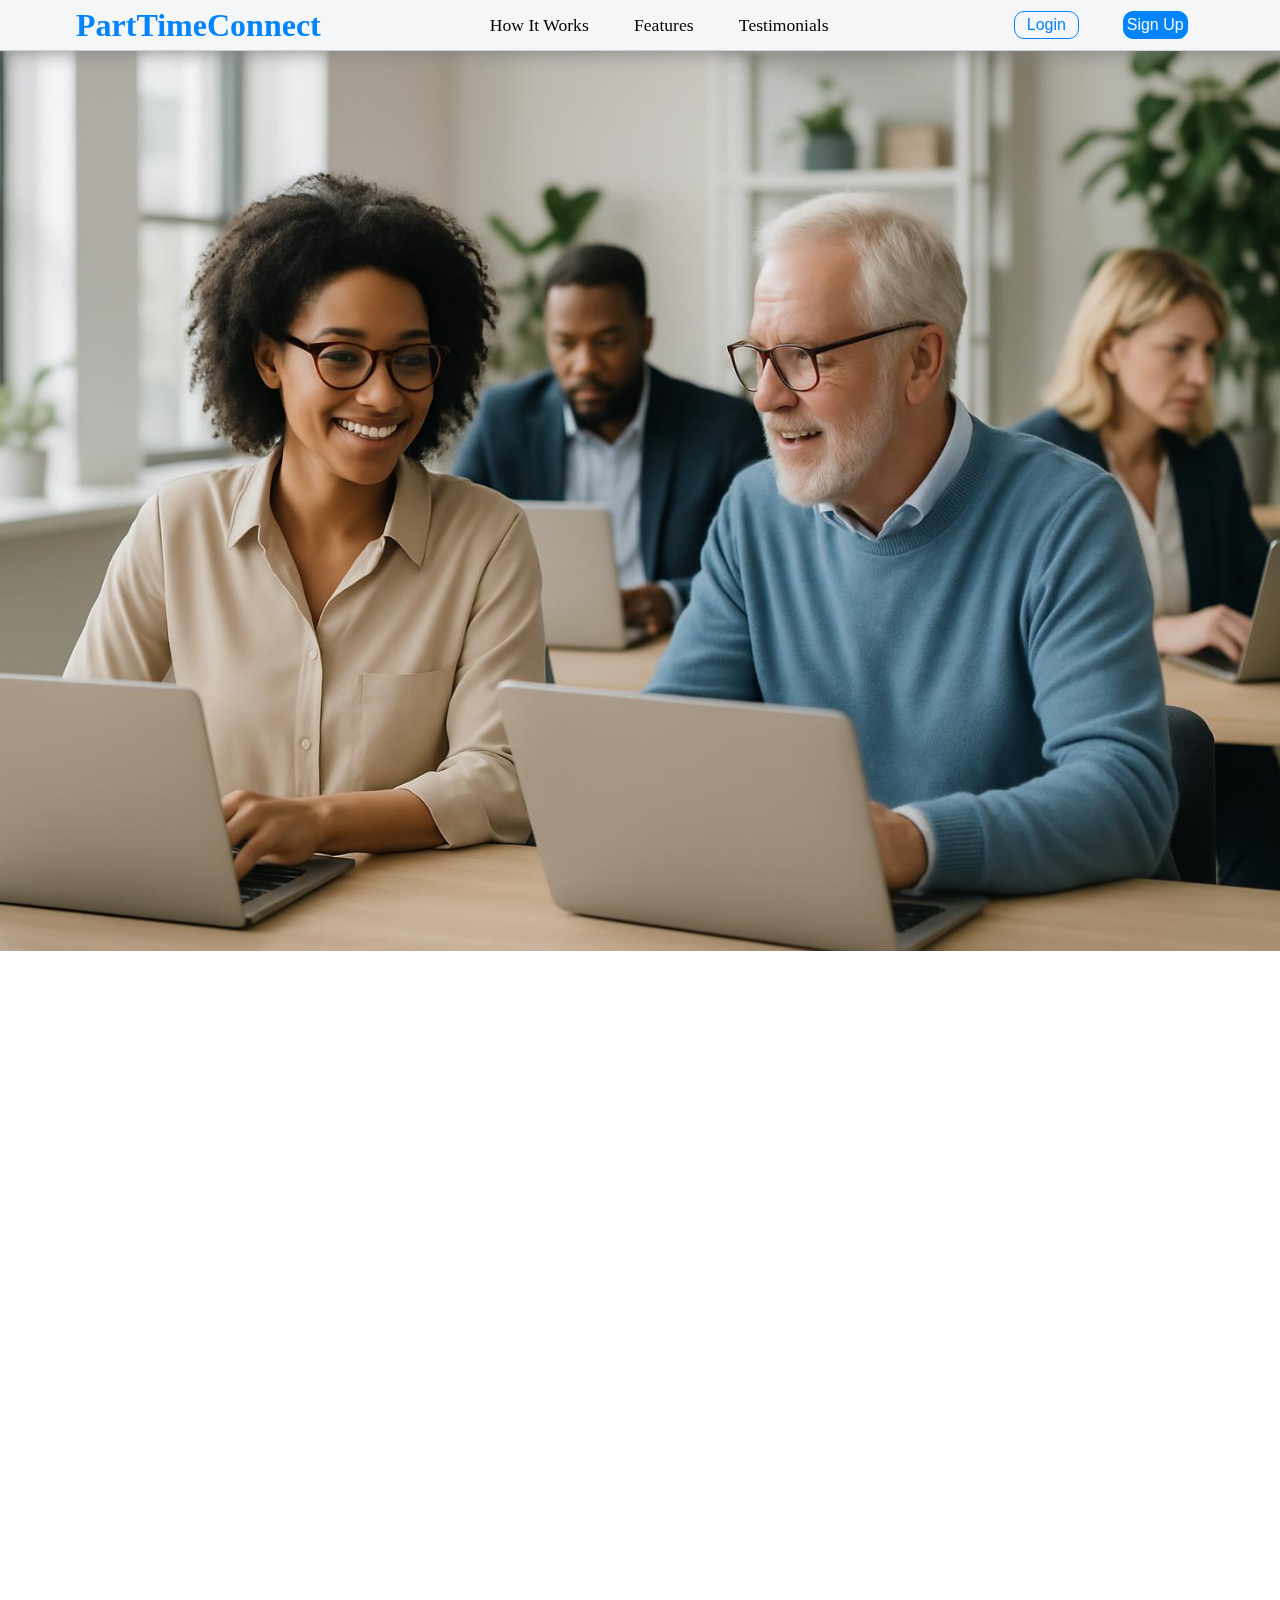
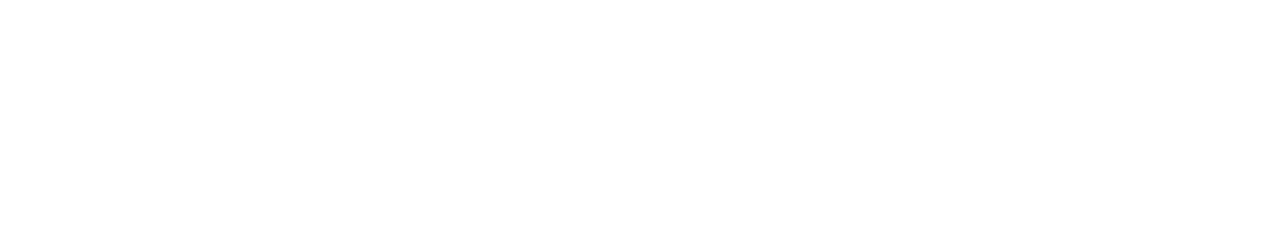
<file: index.html>
<!DOCTYPE html>
<html lang="en">

<head>
    <meta charset="UTF-8">
    <meta name="viewport" content="width=device-width, initial-scale=1.0">
    <link rel="stylesheet" href="styles/landing.css">
    <script src="scrpit/jquery.js"></script>
    <title>PartTimeConnect</title>
</head>

<body>
    <nav class="navigation-bar">
        <div class="logo-container">
            <h1><a href="">PartTimeConnect</a></h1>
        </div>
        <div class="nav-links">
            <ul>
                <li><a href="#">How It Works</a></li>
                <li><a href="#">Features</a></li>
                <li><a href="#">Testimonials</a></li>
            </ul>

        </div>
        <div class="account-managment">
            <div>
                <a href="#"><button class="login-button">Login</button></a>
            </div>
            <div>
                <a href="#"><button class="signup-button">Sign Up</button></a>
            </div>
        </div>
    </nav>

    <div class="main-container">
        <div class="background-image">
            <!-- <div class="text-overlay">
                <h2>Find Your Perfect Part-Time Job, Locally</h2>
                <p>Connect with opportunities in your area. Whether you're seeking flexible work or looking to hire
                    local talent, we make it simple.</p>
                <a href="#"><button class="explore-button">Explore Now</button></a>
            </div> -->
        </div>
    </div>
</body>

</html>
</file>
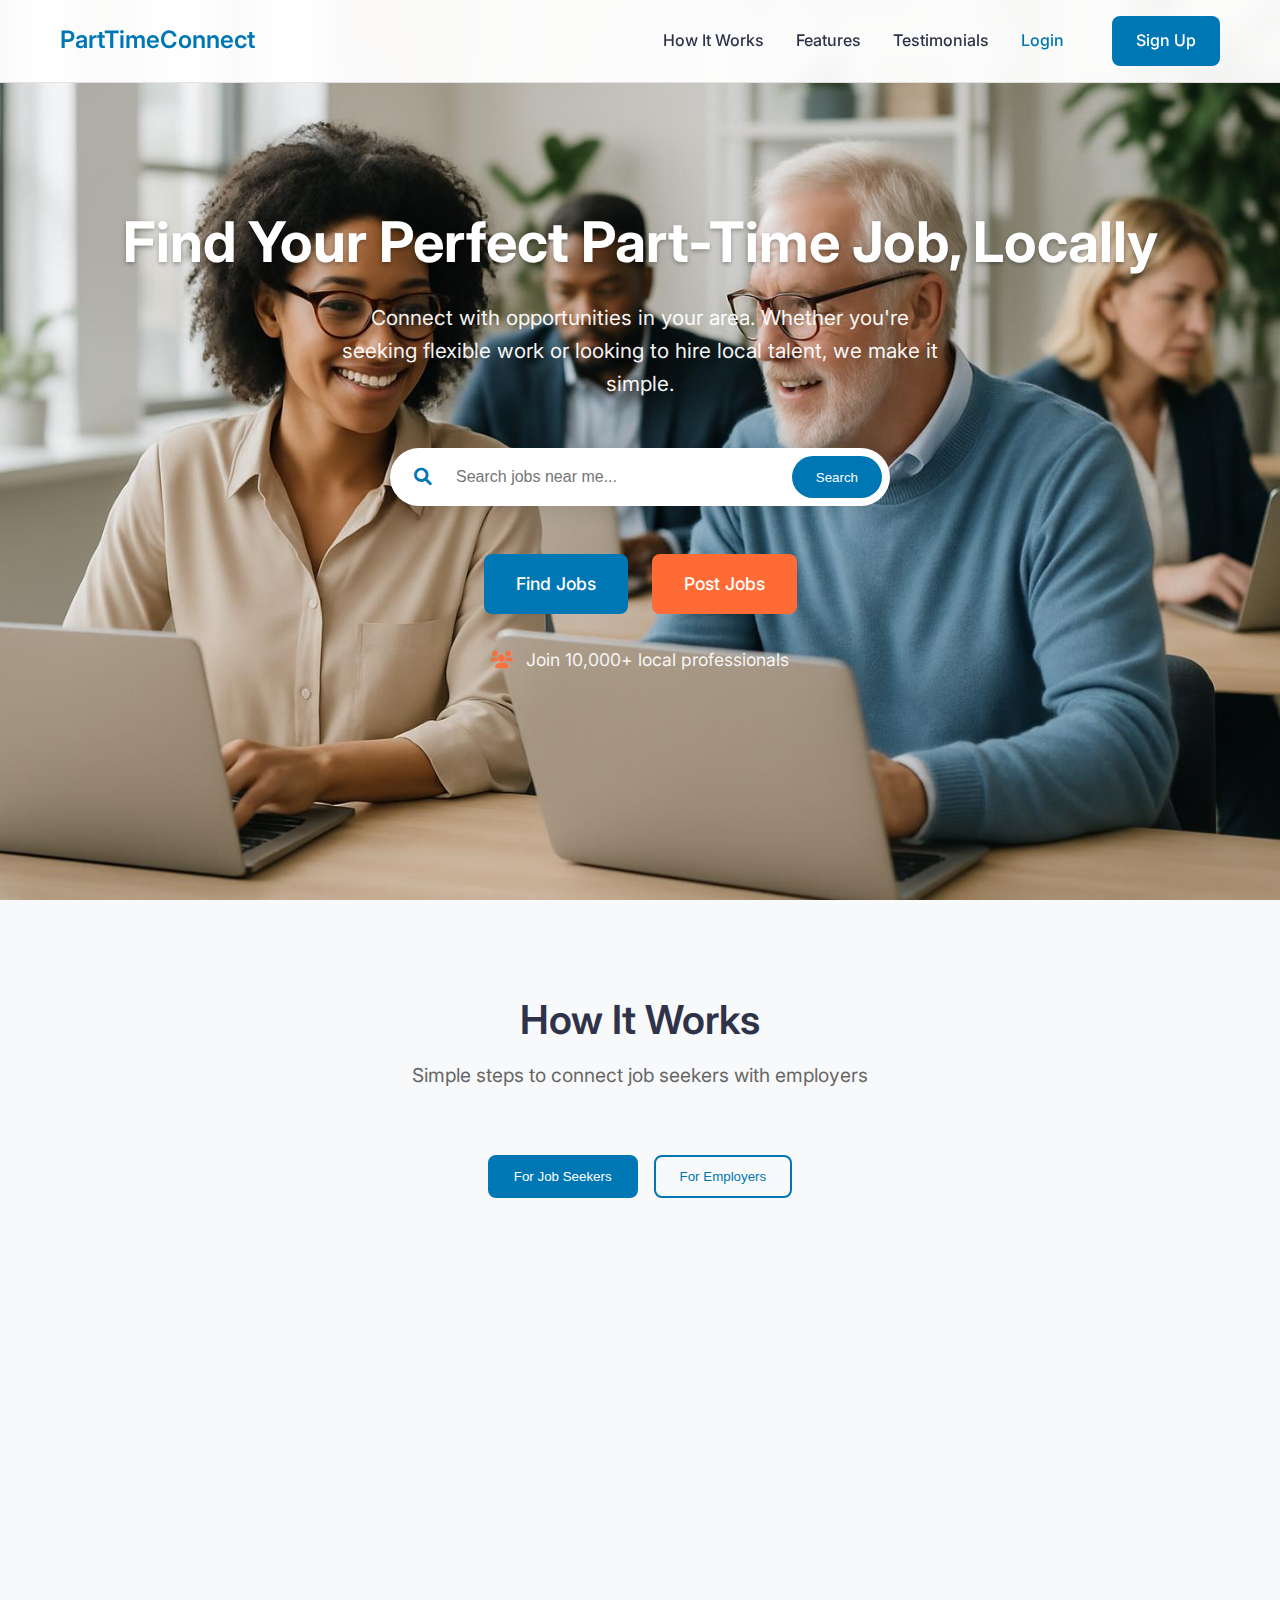
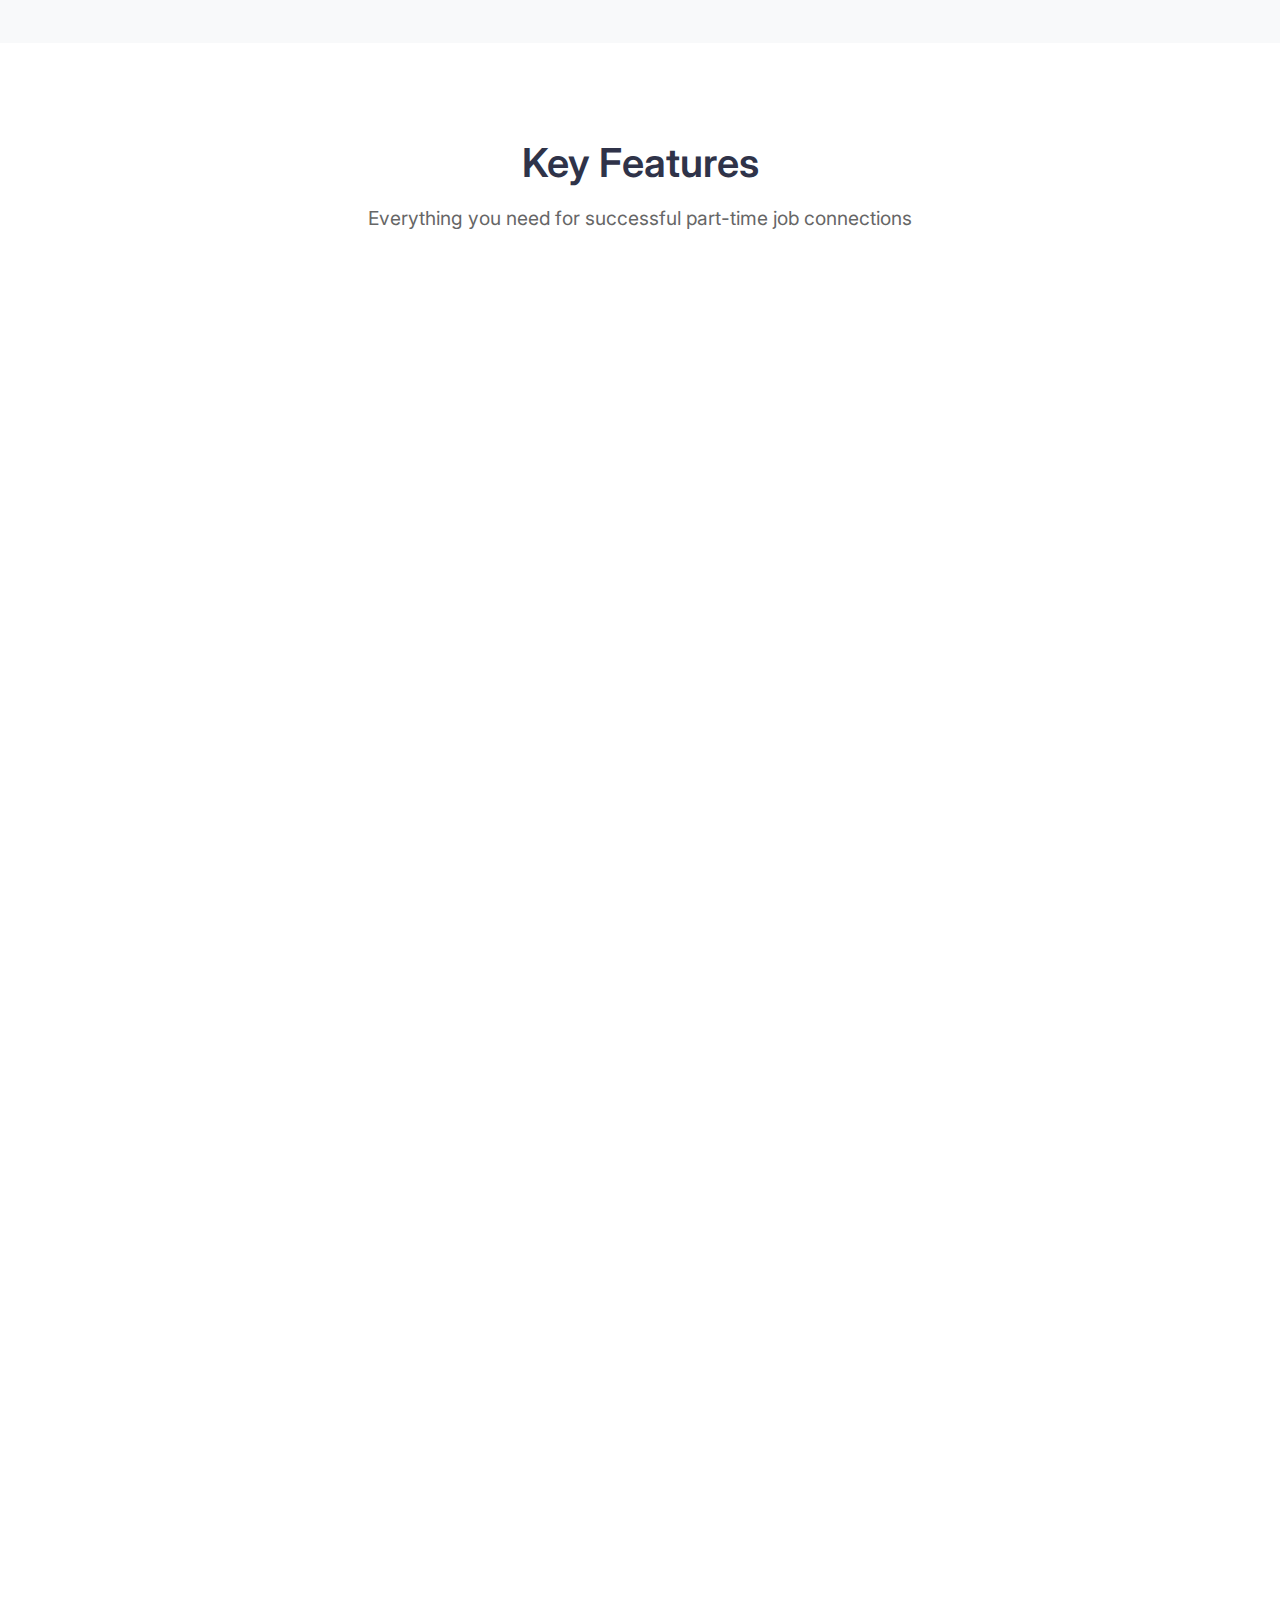
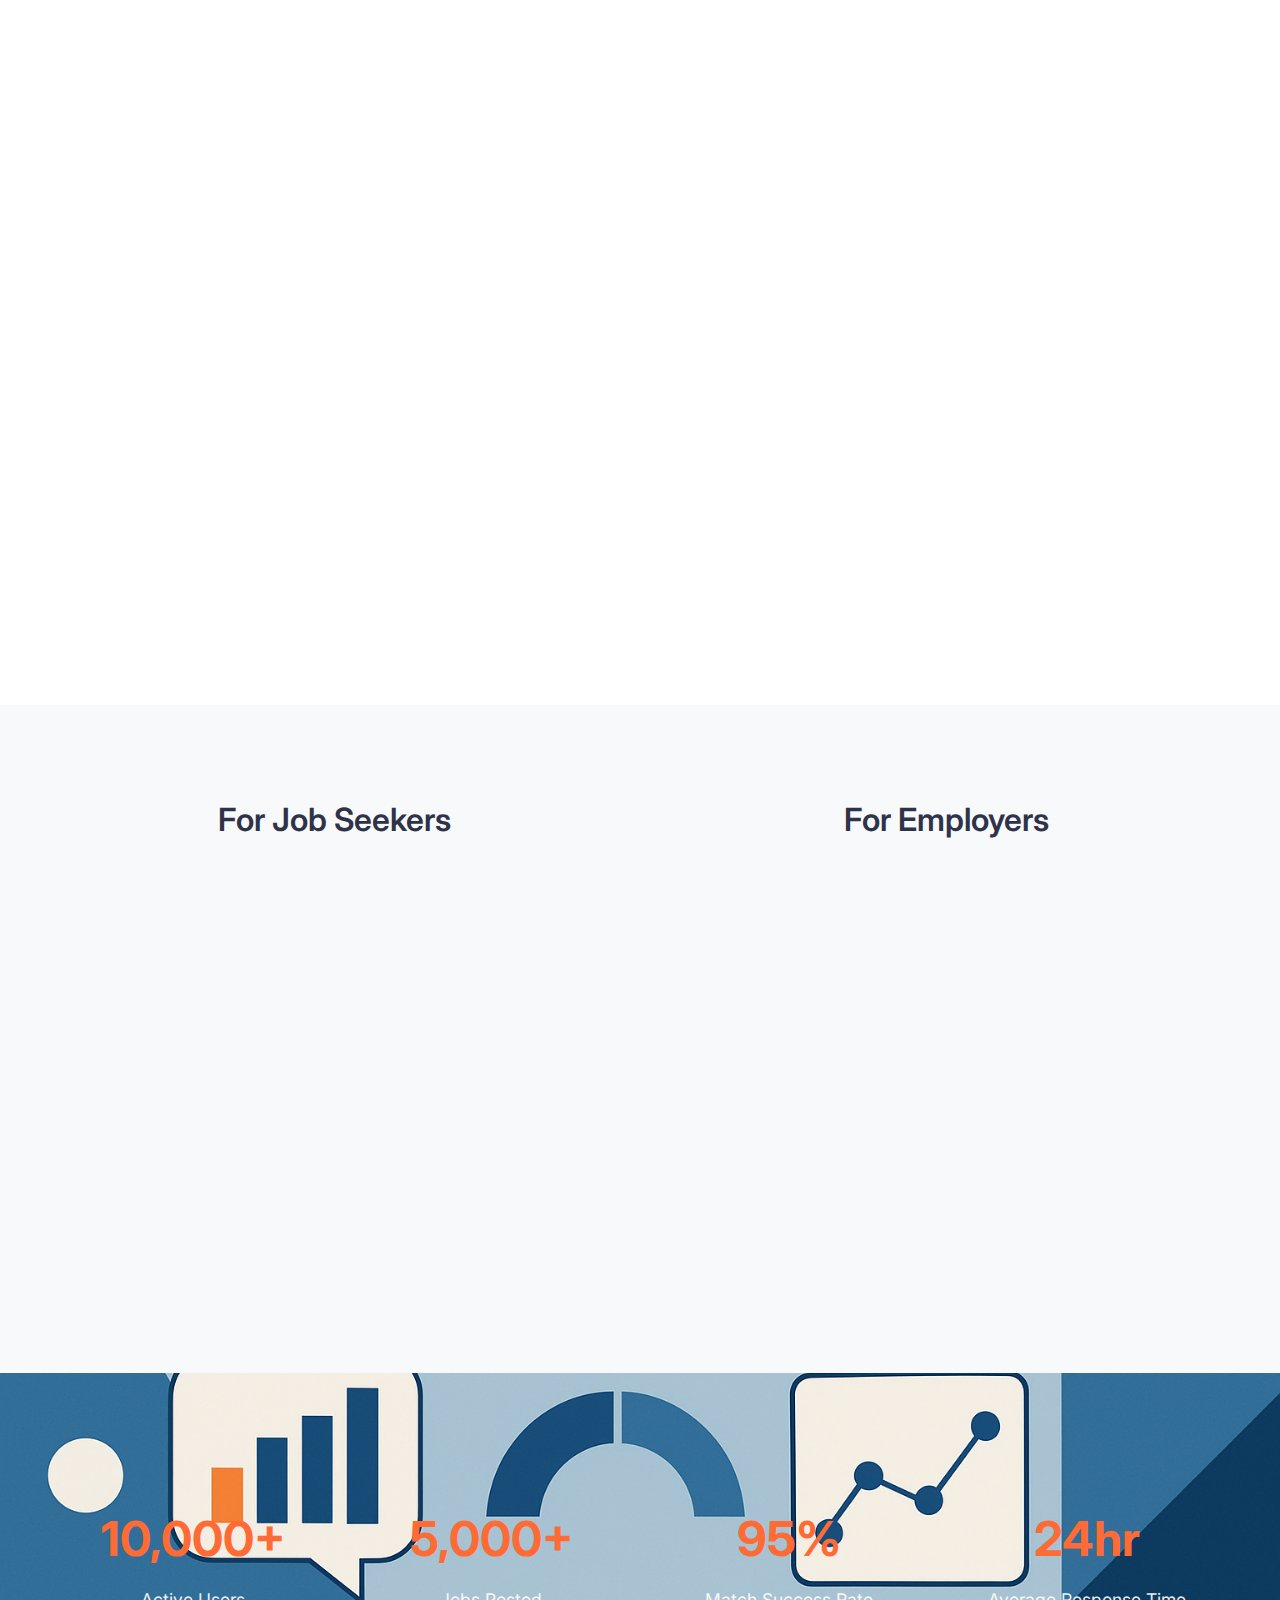
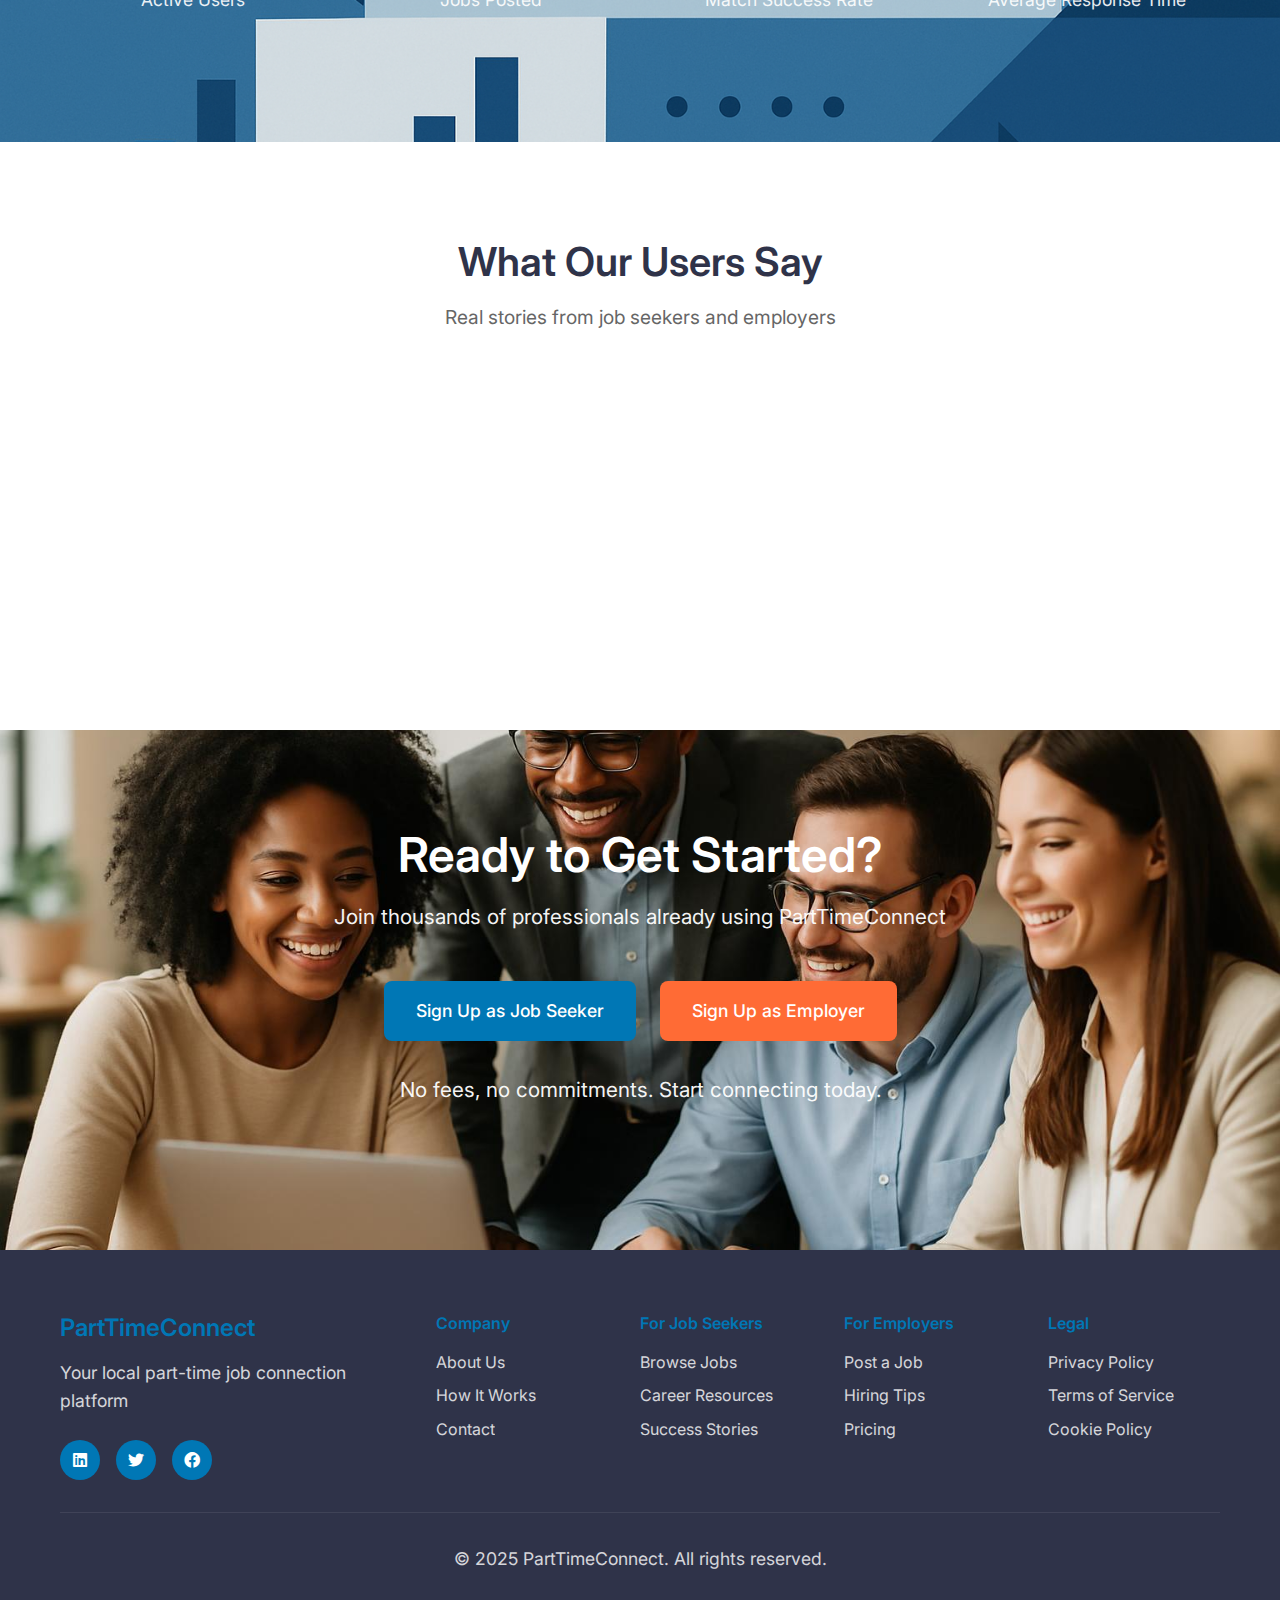
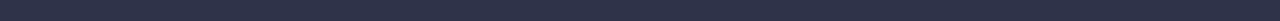
<file: desgin/landing_page-desgin/index.html>
<!DOCTYPE html>
<html lang="en">
<head>
    <meta charset="UTF-8">
    <meta name="viewport" content="width=device-width, initial-scale=1.0">
    <title>PartTimeConnect - Your Local Part-Time Job Connection</title>
    <link rel="stylesheet" href="styles.css">
    <link href="https://fonts.googleapis.com/css2?family=Inter:wght@300;400;500;600;700&display=swap" rel="stylesheet">
    <link rel="stylesheet" href="https://cdnjs.cloudflare.com/ajax/libs/font-awesome/6.0.0/css/all.min.css">
</head>
<body>
    <!-- Navigation -->
    <nav class="navbar">
        <div class="nav-container">
            <div class="nav-logo">
                <h2>PartTimeConnect</h2>
            </div>
            <div class="nav-menu">
                <a href="#how-it-works" class="nav-link">How It Works</a>
                <a href="#features" class="nav-link">Features</a>
                <a href="#testimonials" class="nav-link">Testimonials</a>
                <a href="#" class="nav-link login-link">Login</a>
                <a href="#" class="btn btn-primary nav-cta">Sign Up</a>
            </div>
            <div class="hamburger">
                <span></span>
                <span></span>
                <span></span>
            </div>
        </div>
    </nav>

    <!-- Hero Section -->
    <section class="hero">
        <div class="hero-background">
            <img src="assets/images/hero-background.jpg" alt="Professional workplace" class="hero-bg-image">
            <div class="hero-overlay"></div>
        </div>
        <div class="container">
            <div class="hero-content">
                <div class="hero-text">
                    <h1 class="hero-title">Find Your Perfect Part-Time Job, Locally</h1>
                    <p class="hero-subtitle">Connect with opportunities in your area. Whether you're seeking flexible work or looking to hire local talent, we make it simple.</p>
                    
                    <div class="hero-search">
                        <div class="search-container">
                            <i class="fas fa-search search-icon"></i>
                            <input type="text" placeholder="Search jobs near me..." class="search-input">
                            <button class="search-btn">Search</button>
                        </div>
                    </div>
                    
                    <div class="hero-ctas">
                        <a href="#" class="btn btn-primary btn-large">Find Jobs</a>
                        <a href="#" class="btn btn-secondary btn-large">Post Jobs</a>
                    </div>
                    
                    <div class="trust-indicator">
                        <p><i class="fas fa-users"></i> Join 10,000+ local professionals</p>
                    </div>
                </div>
            </div>
        </div>
    </section>

    <!-- How It Works Section -->
    <section id="how-it-works" class="how-it-works">
        <div class="container">
            <div class="section-header">
                <h2>How It Works</h2>
                <p>Simple steps to connect job seekers with employers</p>
            </div>
            
            <div class="user-type-tabs">
                <button class="tab-btn active" data-tab="job-seekers">For Job Seekers</button>
                <button class="tab-btn" data-tab="employers">For Employers</button>
            </div>
            
            <div class="tab-content active" id="job-seekers">
                <div class="steps-grid">
                    <div class="step-card">
                        <div class="step-icon">
                            <i class="fas fa-search"></i>
                        </div>
                        <h3>Search & Discover</h3>
                        <p>Browse part-time jobs in your area with our location-based search</p>
                    </div>
                    <div class="step-card">
                        <div class="step-icon">
                            <i class="fas fa-file-alt"></i>
                        </div>
                        <h3>Apply Easily</h3>
                        <p>Apply with one click using your profile or LinkedIn integration</p>
                    </div>
                    <div class="step-card">
                        <div class="step-icon">
                            <i class="fas fa-handshake"></i>
                        </div>
                        <h3>Get Hired</h3>
                        <p>Connect directly with employers and start your new part-time role</p>
                    </div>
                </div>
            </div>
            
            <div class="tab-content" id="employers">
                <div class="steps-grid">
                    <div class="step-card">
                        <div class="step-icon">
                            <i class="fas fa-plus"></i>
                        </div>
                        <h3>Post Your Job</h3>
                        <p>Create detailed job listings with location, schedule, and requirements</p>
                    </div>
                    <div class="step-card">
                        <div class="step-icon">
                            <i class="fas fa-users"></i>
                        </div>
                        <h3>Review Applications</h3>
                        <p>Browse qualified local candidates and review their profiles</p>
                    </div>
                    <div class="step-card">
                        <div class="step-icon">
                            <i class="fas fa-star"></i>
                        </div>
                        <h3>Hire the Best</h3>
                        <p>Connect with your chosen candidate and onboard them quickly</p>
                    </div>
                </div>
            </div>
        </div>
    </section>

    <!-- Features Section -->
    <section id="features" class="features">
        <div class="container">
            <div class="section-header">
                <h2>Key Features</h2>
                <p>Everything you need for successful part-time job connections</p>
            </div>
            
            <div class="features-grid">
                <div class="feature-card">
                    <div class="feature-image">
                        <img src="assets/images/location-feature.png" alt="Location-based matching">
                    </div>
                    <div class="feature-content">
                        <h3>Find Opportunities Near You</h3>
                        <p>Our smart location matching connects you with jobs and talent within your preferred distance, reducing commute time and increasing convenience.</p>
                    </div>
                </div>
                
                <div class="feature-card reverse">
                    <div class="feature-image">
                        <img src="assets/images/dual-user-feature.png" alt="Dual user experience">
                    </div>
                    <div class="feature-content">
                        <h3>Tailored for Both Sides</h3>
                        <p>Separate, optimized experiences for job seekers and employers, ensuring everyone gets exactly what they need.</p>
                    </div>
                </div>
                
                <div class="feature-card">
                    <div class="feature-image">
                        <img src="assets/images/quick-application.png" alt="Quick applications">
                    </div>
                    <div class="feature-content">
                        <h3>Apply in Seconds</h3>
                        <p>Streamlined application process with profile auto-fill and one-click applications. No more lengthy forms.</p>
                    </div>
                </div>
            </div>
        </div>
    </section>

    <!-- Benefits Section -->
    <section class="benefits">
        <div class="container">
            <div class="benefits-grid">
                <div class="benefits-column">
                    <h3>For Job Seekers</h3>
                    <div class="benefit-item">
                        <i class="fas fa-clock"></i>
                        <div>
                            <h4>Flexible Scheduling</h4>
                            <p>Find part-time work that fits your lifestyle</p>
                        </div>
                    </div>
                    <div class="benefit-item">
                        <i class="fas fa-map-marker-alt"></i>
                        <div>
                            <h4>Local Opportunities</h4>
                            <p>Reduce commute time with nearby positions</p>
                        </div>
                    </div>
                    <div class="benefit-item">
                        <i class="fas fa-bolt"></i>
                        <div>
                            <h4>Quick Matching</h4>
                            <p>Get matched with relevant jobs instantly</p>
                        </div>
                    </div>
                </div>
                
                <div class="benefits-column">
                    <h3>For Employers</h3>
                    <div class="benefit-item">
                        <i class="fas fa-user-check"></i>
                        <div>
                            <h4>Quality Candidates</h4>
                            <p>Access pre-screened local talent</p>
                        </div>
                    </div>
                    <div class="benefit-item">
                        <i class="fas fa-stopwatch"></i>
                        <div>
                            <h4>Reduced Hiring Time</h4>
                            <p>Fill positions faster with our streamlined process</p>
                        </div>
                    </div>
                    <div class="benefit-item">
                        <i class="fas fa-dollar-sign"></i>
                        <div>
                            <h4>Cost-Effective</h4>
                            <p>Lower recruitment costs compared to traditional methods</p>
                        </div>
                    </div>
                </div>
            </div>
        </div>
    </section>

    <!-- Statistics Section -->
    <section class="statistics">
        <div class="statistics-background">
            <img src="assets/images/statistics-bg.png" alt="Statistics background">
            <div class="statistics-overlay"></div>
        </div>
        <div class="container">
            <div class="stats-grid">
                <div class="stat-item">
                    <div class="stat-number">10,000+</div>
                    <div class="stat-label">Active Users</div>
                </div>
                <div class="stat-item">
                    <div class="stat-number">5,000+</div>
                    <div class="stat-label">Jobs Posted</div>
                </div>
                <div class="stat-item">
                    <div class="stat-number">95%</div>
                    <div class="stat-label">Match Success Rate</div>
                </div>
                <div class="stat-item">
                    <div class="stat-number">24hr</div>
                    <div class="stat-label">Average Response Time</div>
                </div>
            </div>
        </div>
    </section>

    <!-- Testimonials Section -->
    <section id="testimonials" class="testimonials">
        <div class="container">
            <div class="section-header">
                <h2>What Our Users Say</h2>
                <p>Real stories from job seekers and employers</p>
            </div>
            
            <div class="testimonials-grid">
                <div class="testimonial-card">
                    <div class="testimonial-content">
                        <p>"Found my perfect part-time marketing role within a week. The location filter made it so easy!"</p>
                    </div>
                    <div class="testimonial-author">
                        <div class="author-info">
                            <h4>Sarah M.</h4>
                            <span>Marketing Assistant</span>
                        </div>
                    </div>
                </div>
                
                <div class="testimonial-card">
                    <div class="testimonial-content">
                        <p>"We hired three amazing part-time staff members in just two weeks. Highly recommend!"</p>
                    </div>
                    <div class="testimonial-author">
                        <div class="author-info">
                            <h4>David R.</h4>
                            <span>Restaurant Manager</span>
                        </div>
                    </div>
                </div>
                
                <div class="testimonial-card">
                    <div class="testimonial-content">
                        <p>"As a student, I needed flexible hours. PartTimeConnect helped me find the ideal weekend job."</p>
                    </div>
                    <div class="testimonial-author">
                        <div class="author-info">
                            <h4>Mike T.</h4>
                            <span>College Student</span>
                        </div>
                    </div>
                </div>
            </div>
        </div>
    </section>

    <!-- Call to Action Section -->
    <section class="cta">
        <div class="cta-background">
            <img src="assets/images/cta-background.jpg" alt="Call to action background">
            <div class="cta-overlay"></div>
        </div>
        <div class="container">
            <div class="cta-content">
                <h2>Ready to Get Started?</h2>
                <p>Join thousands of professionals already using PartTimeConnect</p>
                <div class="cta-buttons">
                    <a href="#" class="btn btn-primary btn-large">Sign Up as Job Seeker</a>
                    <a href="#" class="btn btn-secondary btn-large">Sign Up as Employer</a>
                </div>
                <p class="cta-note">No fees, no commitments. Start connecting today.</p>
            </div>
        </div>
    </section>

    <!-- Footer -->
    <footer class="footer">
        <div class="container">
            <div class="footer-content">
                <div class="footer-section">
                    <h3>PartTimeConnect</h3>
                    <p>Your local part-time job connection platform</p>
                    <div class="social-links">
                        <a href="#"><i class="fab fa-linkedin"></i></a>
                        <a href="#"><i class="fab fa-twitter"></i></a>
                        <a href="#"><i class="fab fa-facebook"></i></a>
                    </div>
                </div>
                
                <div class="footer-section">
                    <h4>Company</h4>
                    <ul>
                        <li><a href="#">About Us</a></li>
                        <li><a href="#">How It Works</a></li>
                        <li><a href="#">Contact</a></li>
                    </ul>
                </div>
                
                <div class="footer-section">
                    <h4>For Job Seekers</h4>
                    <ul>
                        <li><a href="#">Browse Jobs</a></li>
                        <li><a href="#">Career Resources</a></li>
                        <li><a href="#">Success Stories</a></li>
                    </ul>
                </div>
                
                <div class="footer-section">
                    <h4>For Employers</h4>
                    <ul>
                        <li><a href="#">Post a Job</a></li>
                        <li><a href="#">Hiring Tips</a></li>
                        <li><a href="#">Pricing</a></li>
                    </ul>
                </div>
                
                <div class="footer-section">
                    <h4>Legal</h4>
                    <ul>
                        <li><a href="#">Privacy Policy</a></li>
                        <li><a href="#">Terms of Service</a></li>
                        <li><a href="#">Cookie Policy</a></li>
                    </ul>
                </div>
            </div>
            
            <div class="footer-bottom">
                <p>&copy; 2025 PartTimeConnect. All rights reserved.</p>
            </div>
        </div>
    </footer>

    <script src="script.js"></script>
</body>
</html>
</file>
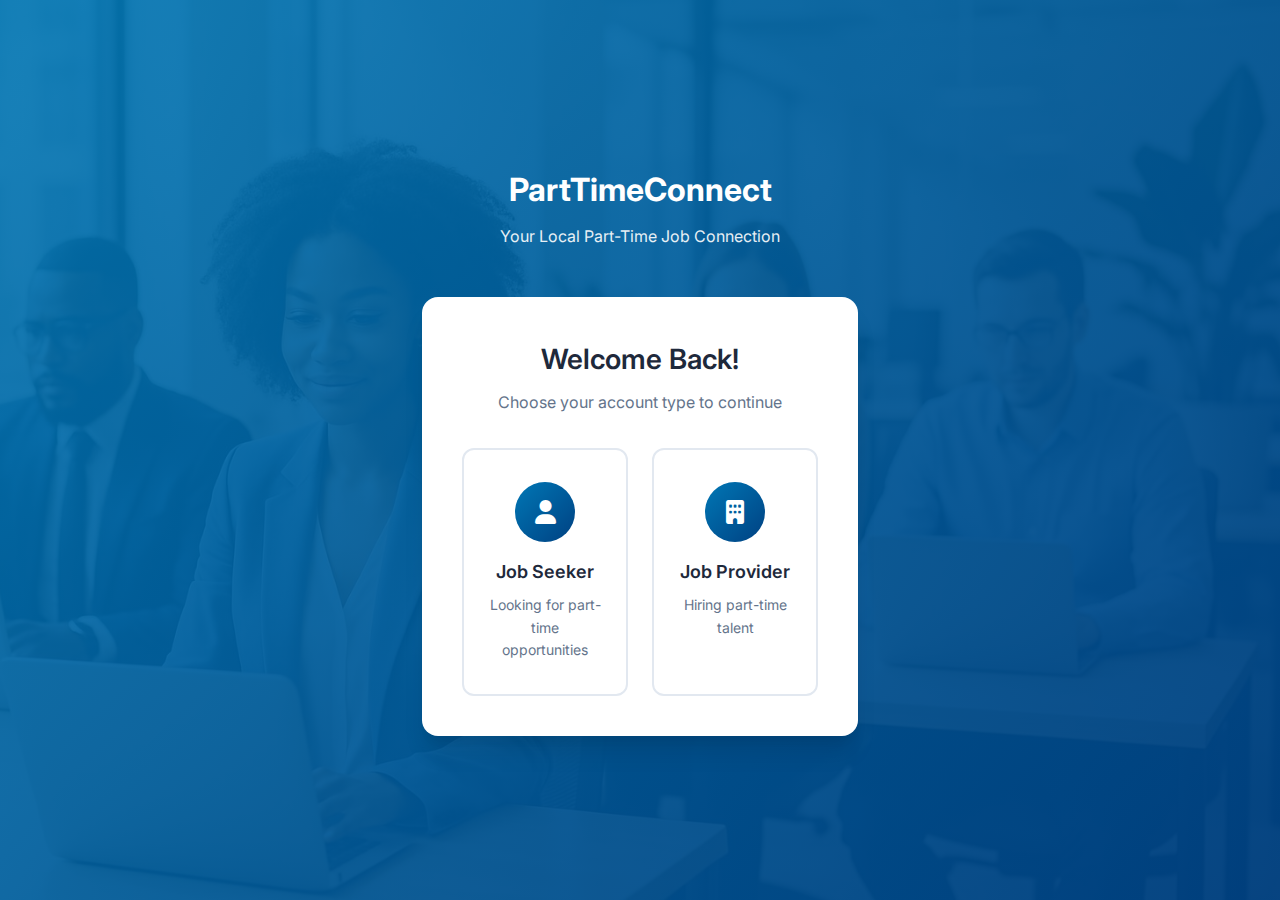
<file: desgin/Job-desgin/auth/login.html>
<!DOCTYPE html>
<html lang="en">
<head>
    <meta charset="UTF-8">
    <meta name="viewport" content="width=device-width, initial-scale=1.0">
    <title>Login - PartTimeConnect</title>
    <link rel="stylesheet" href="../styles/auth.css">
    <link href="https://fonts.googleapis.com/css2?family=Inter:wght@300;400;500;600;700&display=swap" rel="stylesheet">
    <link rel="stylesheet" href="https://cdnjs.cloudflare.com/ajax/libs/font-awesome/6.0.0/css/all.min.css">
</head>
<body>
    <div class="auth-container">
        <!-- Background -->
        <div class="auth-background">
            <img src="../assets/images/auth-background.jpg" alt="Professional workplace" class="auth-bg-image">
            <div class="auth-overlay"></div>
        </div>

        <!-- Auth Content -->
        <div class="auth-content">
            <!-- Logo -->
            <div class="auth-logo">
                <h2>PartTimeConnect</h2>
                <p>Your Local Part-Time Job Connection</p>
            </div>

            <!-- Role Selection -->
            <div class="role-selection" id="roleSelection">
                <h3>Welcome Back!</h3>
                <p>Choose your account type to continue</p>
                
                <div class="role-cards">
                    <div class="role-card" data-role="job-seeker">
                        <div class="role-icon">
                            <i class="fas fa-user"></i>
                        </div>
                        <h4>Job Seeker</h4>
                        <p>Looking for part-time opportunities</p>
                    </div>
                    
                    <div class="role-card" data-role="job-provider">
                        <div class="role-icon">
                            <i class="fas fa-building"></i>
                        </div>
                        <h4>Job Provider</h4>
                        <p>Hiring part-time talent</p>
                    </div>
                </div>
            </div>

            <!-- Login Form -->
            <div class="auth-form-container" id="loginForm" style="display: none;">
                <div class="auth-form">
                    <div class="form-header">
                        <button class="back-btn" id="backBtn">
                            <i class="fas fa-arrow-left"></i>
                        </button>
                        <h3 id="formTitle">Login as Job Seeker</h3>
                    </div>

                    <form id="loginFormElement">
                        <div class="form-group">
                            <label for="email">Email Address</label>
                            <input type="email" id="email" name="email" required>
                        </div>

                        <div class="form-group">
                            <label for="password">Password</label>
                            <div class="password-input">
                                <input type="password" id="password" name="password" required>
                                <button type="button" class="password-toggle" id="passwordToggle">
                                    <i class="fas fa-eye"></i>
                                </button>
                            </div>
                        </div>

                        <div class="form-options">
                            <label class="checkbox-container">
                                <input type="checkbox" id="rememberMe">
                                <span class="checkmark"></span>
                                Remember me
                            </label>
                            <a href="#" class="forgot-password">Forgot password?</a>
                        </div>

                        <button type="submit" class="btn btn-primary btn-full">
                            <span class="btn-text">Login</span>
                            <span class="btn-loading" style="display: none;">
                                <i class="fas fa-spinner fa-spin"></i>
                            </span>
                        </button>

                        <div class="social-login">
                            <div class="divider">
                                <span>or continue with</span>
                            </div>
                            <div class="social-buttons">
                                <button type="button" class="btn btn-social">
                                    <i class="fab fa-google"></i>
                                    Google
                                </button>
                                <button type="button" class="btn btn-social">
                                    <i class="fab fa-linkedin"></i>
                                    LinkedIn
                                </button>
                            </div>
                        </div>

                        <div class="auth-switch">
                            <p>Don't have an account? <a href="signup.html">Sign up</a></p>
                        </div>
                    </form>
                </div>
            </div>
        </div>
    </div>

    <script src="../scripts/auth.js"></script>
</body>
</html>
</file>
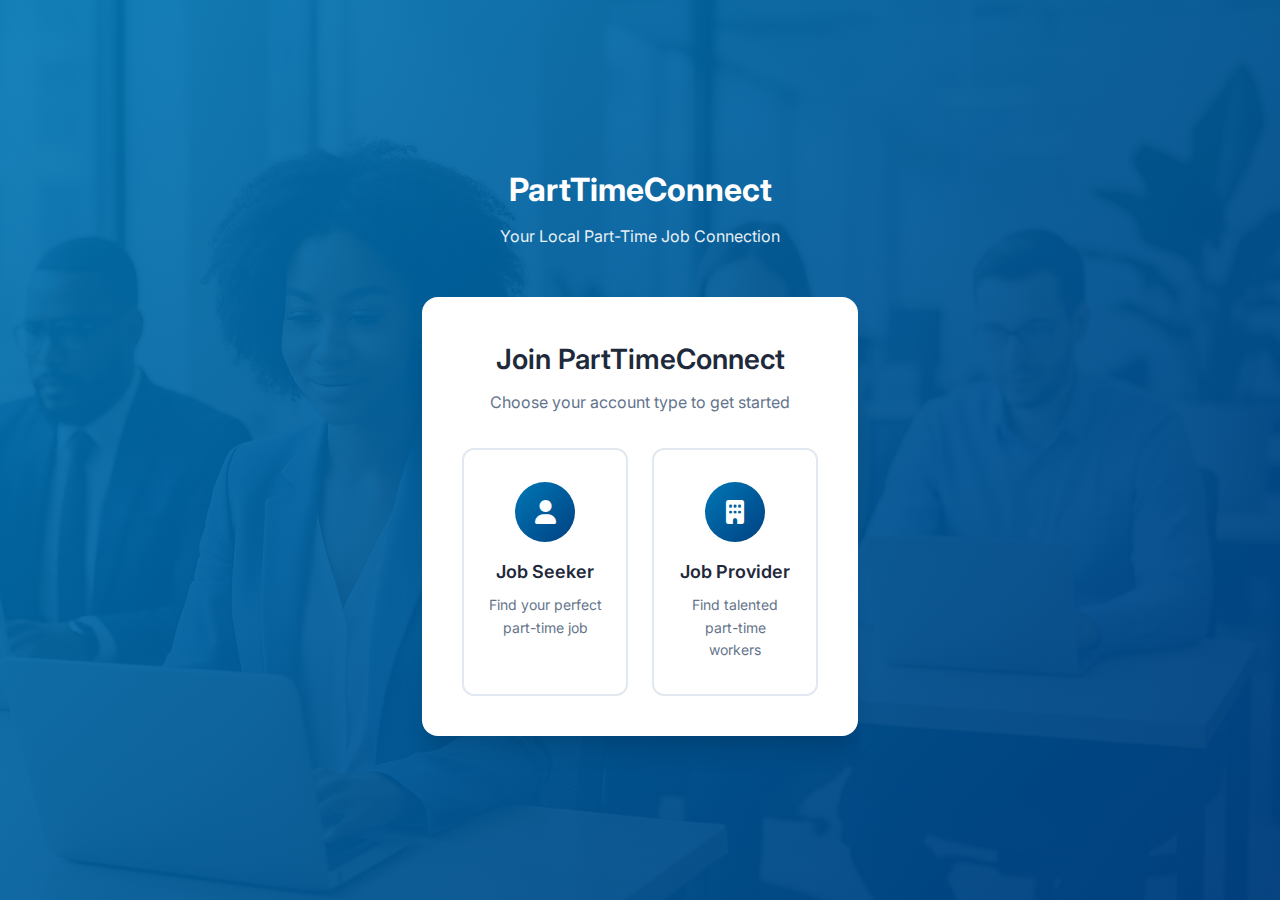
<file: desgin/Job-desgin/auth/signup.html>
<!DOCTYPE html>
<html lang="en">
<head>
    <meta charset="UTF-8">
    <meta name="viewport" content="width=device-width, initial-scale=1.0">
    <title>Sign Up - PartTimeConnect</title>
    <link rel="stylesheet" href="../styles/auth.css">
    <link href="https://fonts.googleapis.com/css2?family=Inter:wght@300;400;500;600;700&display=swap" rel="stylesheet">
    <link rel="stylesheet" href="https://cdnjs.cloudflare.com/ajax/libs/font-awesome/6.0.0/css/all.min.css">
</head>
<body>
    <div class="auth-container">
        <!-- Background -->
        <div class="auth-background">
            <img src="../assets/images/auth-background.jpg" alt="Professional workplace" class="auth-bg-image">
            <div class="auth-overlay"></div>
        </div>

        <!-- Auth Content -->
        <div class="auth-content">
            <!-- Logo -->
            <div class="auth-logo">
                <h2>PartTimeConnect</h2>
                <p>Your Local Part-Time Job Connection</p>
            </div>

            <!-- Role Selection -->
            <div class="role-selection" id="roleSelection">
                <h3>Join PartTimeConnect</h3>
                <p>Choose your account type to get started</p>
                
                <div class="role-cards">
                    <div class="role-card" data-role="job-seeker">
                        <div class="role-icon">
                            <i class="fas fa-user"></i>
                        </div>
                        <h4>Job Seeker</h4>
                        <p>Find your perfect part-time job</p>
                    </div>
                    
                    <div class="role-card" data-role="job-provider">
                        <div class="role-icon">
                            <i class="fas fa-building"></i>
                        </div>
                        <h4>Job Provider</h4>
                        <p>Find talented part-time workers</p>
                    </div>
                </div>
            </div>

            <!-- Job Seeker Signup Form -->
            <div class="auth-form-container" id="jobSeekerForm" style="display: none;">
                <div class="auth-form">
                    <div class="form-header">
                        <button class="back-btn" id="backBtnSeeker">
                            <i class="fas fa-arrow-left"></i>
                        </button>
                        <h3>Create Job Seeker Account</h3>
                    </div>

                    <form id="jobSeekerFormElement">
                        <div class="form-row">
                            <div class="form-group">
                                <label for="seekerFirstName">First Name</label>
                                <input type="text" id="seekerFirstName" name="firstName" required>
                            </div>
                            <div class="form-group">
                                <label for="seekerLastName">Last Name</label>
                                <input type="text" id="seekerLastName" name="lastName" required>
                            </div>
                        </div>

                        <div class="form-group">
                            <label for="seekerEmail">Email Address</label>
                            <input type="email" id="seekerEmail" name="email" required>
                        </div>

                        <div class="form-group">
                            <label for="seekerPassword">Password</label>
                            <div class="password-input">
                                <input type="password" id="seekerPassword" name="password" required>
                                <button type="button" class="password-toggle">
                                    <i class="fas fa-eye"></i>
                                </button>
                            </div>
                            <div class="password-strength">
                                <div class="strength-bar"></div>
                                <span class="strength-text">Password strength</span>
                            </div>
                        </div>

                        <div class="form-group">
                            <label for="seekerConfirmPassword">Confirm Password</label>
                            <input type="password" id="seekerConfirmPassword" name="confirmPassword" required>
                        </div>

                        <div class="form-group">
                            <label for="seekerLocation">Location</label>
                            <input type="text" id="seekerLocation" name="location" placeholder="City, State" required>
                        </div>

                        <div class="form-group">
                            <label for="seekerJobTitle">Desired Job Title</label>
                            <input type="text" id="seekerJobTitle" name="jobTitle" placeholder="e.g., Marketing Assistant" required>
                        </div>

                        <div class="form-group">
                            <label for="seekerSkills">Skills</label>
                            <input type="text" id="seekerSkills" name="skills" placeholder="e.g., Social Media, Customer Service">
                            <small>Separate skills with commas</small>
                        </div>

                        <div class="form-group">
                            <label for="seekerLinkedIn">LinkedIn Profile (Optional)</label>
                            <input type="url" id="seekerLinkedIn" name="linkedIn" placeholder="https://linkedin.com/in/yourprofile">
                        </div>

                        <div class="form-group">
                            <label for="seekerResume">Resume (Optional)</label>
                            <div class="file-upload">
                                <input type="file" id="seekerResume" name="resume" accept=".pdf,.doc,.docx">
                                <label for="seekerResume" class="file-upload-label">
                                    <i class="fas fa-upload"></i>
                                    Choose file or drag here
                                </label>
                            </div>
                        </div>

                        <div class="form-group">
                            <label class="checkbox-container">
                                <input type="checkbox" id="seekerTerms" required>
                                <span class="checkmark"></span>
                                I agree to the <a href="#">Terms of Service</a> and <a href="#">Privacy Policy</a>
                            </label>
                        </div>

                        <button type="submit" class="btn btn-primary btn-full">
                            <span class="btn-text">Create Account</span>
                            <span class="btn-loading" style="display: none;">
                                <i class="fas fa-spinner fa-spin"></i>
                            </span>
                        </button>

                        <div class="social-login">
                            <div class="divider">
                                <span>or sign up with</span>
                            </div>
                            <div class="social-buttons">
                                <button type="button" class="btn btn-social">
                                    <i class="fab fa-google"></i>
                                    Google
                                </button>
                                <button type="button" class="btn btn-social">
                                    <i class="fab fa-linkedin"></i>
                                    LinkedIn
                                </button>
                            </div>
                        </div>

                        <div class="auth-switch">
                            <p>Already have an account? <a href="login.html">Login</a></p>
                        </div>
                    </form>
                </div>
            </div>

            <!-- Job Provider Signup Form -->
            <div class="auth-form-container" id="jobProviderForm" style="display: none;">
                <div class="auth-form">
                    <div class="form-header">
                        <button class="back-btn" id="backBtnProvider">
                            <i class="fas fa-arrow-left"></i>
                        </button>
                        <h3>Create Job Provider Account</h3>
                    </div>

                    <form id="jobProviderFormElement">
                        <div class="form-group">
                            <label for="companyName">Company Name</label>
                            <input type="text" id="companyName" name="companyName" required>
                        </div>

                        <div class="form-group">
                            <label for="companyEmail">Company Email</label>
                            <input type="email" id="companyEmail" name="email" required>
                        </div>

                        <div class="form-group">
                            <label for="providerPassword">Password</label>
                            <div class="password-input">
                                <input type="password" id="providerPassword" name="password" required>
                                <button type="button" class="password-toggle">
                                    <i class="fas fa-eye"></i>
                                </button>
                            </div>
                            <div class="password-strength">
                                <div class="strength-bar"></div>
                                <span class="strength-text">Password strength</span>
                            </div>
                        </div>

                        <div class="form-group">
                            <label for="providerConfirmPassword">Confirm Password</label>
                            <input type="password" id="providerConfirmPassword" name="confirmPassword" required>
                        </div>

                        <div class="form-group">
                            <label for="companyLocation">Company Location</label>
                            <input type="text" id="companyLocation" name="location" placeholder="City, State" required>
                        </div>

                        <div class="form-group">
                            <label for="industry">Industry</label>
                            <select id="industry" name="industry" required>
                                <option value="">Select Industry</option>
                                <option value="retail">Retail</option>
                                <option value="hospitality">Hospitality</option>
                                <option value="healthcare">Healthcare</option>
                                <option value="education">Education</option>
                                <option value="technology">Technology</option>
                                <option value="marketing">Marketing</option>
                                <option value="finance">Finance</option>
                                <option value="other">Other</option>
                            </select>
                        </div>

                        <div class="form-row">
                            <div class="form-group">
                                <label for="contactFirstName">Contact First Name</label>
                                <input type="text" id="contactFirstName" name="contactFirstName" required>
                            </div>
                            <div class="form-group">
                                <label for="contactLastName">Contact Last Name</label>
                                <input type="text" id="contactLastName" name="contactLastName" required>
                            </div>
                        </div>

                        <div class="form-group">
                            <label for="companyWebsite">Company Website (Optional)</label>
                            <input type="url" id="companyWebsite" name="website" placeholder="https://yourcompany.com">
                        </div>

                        <div class="form-group">
                            <label for="companyDescription">Company Description (Optional)</label>
                            <textarea id="companyDescription" name="description" rows="3" placeholder="Brief description of your company"></textarea>
                        </div>

                        <div class="form-group">
                            <label for="companyLogo">Company Logo (Optional)</label>
                            <div class="file-upload">
                                <input type="file" id="companyLogo" name="logo" accept=".jpg,.jpeg,.png">
                                <label for="companyLogo" class="file-upload-label">
                                    <i class="fas fa-upload"></i>
                                    Choose logo or drag here
                                </label>
                            </div>
                        </div>

                        <div class="form-group">
                            <label class="checkbox-container">
                                <input type="checkbox" id="providerTerms" required>
                                <span class="checkmark"></span>
                                I agree to the <a href="#">Terms of Service</a> and <a href="#">Privacy Policy</a>
                            </label>
                        </div>

                        <button type="submit" class="btn btn-primary btn-full">
                            <span class="btn-text">Create Account</span>
                            <span class="btn-loading" style="display: none;">
                                <i class="fas fa-spinner fa-spin"></i>
                            </span>
                        </button>

                        <div class="social-login">
                            <div class="divider">
                                <span>or sign up with</span>
                            </div>
                            <div class="social-buttons">
                                <button type="button" class="btn btn-social">
                                    <i class="fab fa-google"></i>
                                    Google
                                </button>
                                <button type="button" class="btn btn-social">
                                    <i class="fab fa-linkedin"></i>
                                    LinkedIn
                                </button>
                            </div>
                        </div>

                        <div class="auth-switch">
                            <p>Already have an account? <a href="login.html">Login</a></p>
                        </div>
                    </form>
                </div>
            </div>
        </div>
    </div>

    <script src="../scripts/auth.js"></script>
</body>
</html>
</file>
<file: styles/landing.css>
/* Basic css style  */
* {
    margin: 0;
    padding: 0;
    box-sizing: border-box;
    transition: all 0.3s ease-in-out;
    scroll-behavior: smooth;
}

/* colors are golobal declared */
:root {
    --blue: #0384fc;
    --white: #f5f6f7;
    --black: #000;
    --gray: #d1d1d1;
}

::selection {
  background:var(--white);
  color:var(--blue);
}

::-webkit-scrollbar {
  width: 12px;
}

::-webkit-scrollbar-track {
  background: #f0f0f0;
}

::-webkit-scrollbar-thumb {
  background-color: #3498db;
  border-radius: 6px;
  border: 3px solid #f0f0f0;
}

body {
    width: 100%;
    min-height: 100vh;
    padding-top: 4vw;
}


/* navigation bar css */

.navigation-bar {
    position: fixed;
    top: 0;
    width: 100%;
    height: 4vw;
    background-color: var(--white);
    box-shadow: 0px 0px 20px grey;
    border-bottom: 1px solid var(--gray);
    display: flex;
    justify-content: space-around;
    align-items: center;
}

.logo-container {
    width: 20%;
    height: 100%;
    display: flex;
    align-items: center;
    justify-content: center;
}

.logo-container h1 a {
    text-decoration: none;
    color: var(--blue);
}

.nav-links{
    width: 30%;
    height: 100%;
    display: flex;
    align-items: center;
    justify-content: center;
}

.nav-links ul{
    width: 100%;
    height: 100%;
    list-style: none;
    display: flex;
    justify-content: space-around;
    align-items: center;
}

.nav-links ul li a {
    text-decoration: none;
    color: var(--black);
    font-size: 1.1rem;
}

.nav-links ul li a:hover {
    color: var(--blue);
}

.account-managment{
    width: 17%;
    height: 100%;
    display: flex;
    align-items: center;
    justify-content: space-evenly;
}

.account-managment div{
    width: 50%;
    height: 100%;
    display: flex;
    align-items: center;
    justify-content: center;
}

.account-managment div a{
    width: 60%;
    height: 55%;
    border-radius: 10px;
}

.login-button,.signup-button{
    width: 100%;
    height: 100%;
}

.login-button {
    background-color: var(--white);
    color: var(--blue);
    border: 1px solid var(--blue);
    font-size: 1rem;
    border-radius: 10px;
}

.login-button:hover {
    background-color: var(--blue);
    color: var(--white);
    border: 0px solid transparent;
    cursor: pointer;
}
.signup-button {
    background-color: var(--blue);
    color: var(--white);
    border: 1px solid var(--blue);
    font-size: 1rem;
    border-radius: 10px;
}

.signup-button:hover {
  background-color: var(--white);
    color: var(--blue);
    border: 1px solid var(--blue);
    font-size: 1rem;
} 

/* main css code starts */

.main-container{
    width: 100%;
    height: 200vh;
}

.background-image {
    width: 100%;
    height: 50%;
    background-image: url('../images/background.jpg');
    background-size: cover;
    background-position: center;
    background-repeat:no-repeat ;
}
</file>
<file: desgin/landing_page-desgin/styles.css>
/* Reset and Base Styles */
* {
    margin: 0;
    padding: 0;
    box-sizing: border-box;
}

body {
    font-family: 'Inter', sans-serif;
    line-height: 1.6;
    color: #2F3349;
    overflow-x: hidden;
}

.container {
    max-width: 1200px;
    margin: 0 auto;
    padding: 0 20px;
}

/* Typography */
h1, h2, h3, h4, h5, h6 {
    font-weight: 600;
    line-height: 1.2;
    margin-bottom: 1rem;
}

h1 {
    font-size: 3rem;
    font-weight: 700;
}

h2 {
    font-size: 2.5rem;
}

h3 {
    font-size: 1.5rem;
}

p {
    margin-bottom: 1rem;
    font-size: 1.1rem;
}

/* Buttons */
.btn {
    display: inline-block;
    padding: 12px 24px;
    border-radius: 8px;
    text-decoration: none;
    font-weight: 500;
    font-size: 1rem;
    border: none;
    cursor: pointer;
    transition: all 0.3s ease;
    text-align: center;
}

.btn-primary {
    background-color: #0077B5;
    color: white;
}

.btn-primary:hover {
    background-color: #004182;
    transform: translateY(-2px);
    box-shadow: 0 4px 12px rgba(0, 119, 181, 0.3);
}

.btn-secondary {
    background-color: #FF6B35;
    color: white;
}

.btn-secondary:hover {
    background-color: #e55a2b;
    transform: translateY(-2px);
    box-shadow: 0 4px 12px rgba(255, 107, 53, 0.3);
}

.btn-large {
    padding: 16px 32px;
    font-size: 1.1rem;
}

/* Navigation */
.navbar {
    position: fixed;
    top: 0;
    width: 100%;
    background: rgba(255, 255, 255, 0.95);
    backdrop-filter: blur(10px);
    z-index: 1000;
    padding: 1rem 0;
    border-bottom: 1px solid rgba(0, 0, 0, 0.1);
}

.nav-container {
    max-width: 1200px;
    margin: 0 auto;
    padding: 0 20px;
    display: flex;
    justify-content: space-between;
    align-items: center;
}

.nav-logo h2 {
    color: #0077B5;
    margin: 0;
    font-size: 1.5rem;
}

.nav-menu {
    display: flex;
    align-items: center;
    gap: 2rem;
}

.nav-link {
    text-decoration: none;
    color: #2F3349;
    font-weight: 500;
    transition: color 0.3s ease;
}

.nav-link:hover {
    color: #0077B5;
}

.login-link {
    color: #0077B5;
}

.nav-cta {
    margin-left: 1rem;
}

.hamburger {
    display: none;
    flex-direction: column;
    cursor: pointer;
}

.hamburger span {
    width: 25px;
    height: 3px;
    background: #2F3349;
    margin: 3px 0;
    transition: 0.3s;
}

/* Hero Section */
.hero {
    position: relative;
    min-height: 100vh;
    display: flex;
    align-items: center;
    overflow: hidden;
}

.hero-background {
    position: absolute;
    top: 0;
    left: 0;
    width: 100%;
    height: 100%;
    z-index: -2;
}

.hero-bg-image {
    width: 100%;
    height: 100%;
    object-fit: cover;
}

.hero-overlay {
    position: absolute;
    top: 0;
    left: 0;
    width: 100%;
    height: 100%;
    background: linear-gradient(135deg, rgba(0, 119, 181, 0.8), rgba(47, 51, 73, 0.6));
    z-index: -1;
}

.hero-content {
    position: relative;
    z-index: 1;
    color: white;
    text-align: center;
    padding: 2rem 0;
}

.hero-title {
    font-size: 3.5rem;
    margin-bottom: 1.5rem;
    text-shadow: 0 2px 4px rgba(0, 0, 0, 0.3);
}

.hero-subtitle {
    font-size: 1.3rem;
    margin-bottom: 3rem;
    max-width: 600px;
    margin-left: auto;
    margin-right: auto;
    opacity: 0.95;
}

.hero-search {
    margin-bottom: 3rem;
}

.search-container {
    display: flex;
    max-width: 500px;
    margin: 0 auto;
    background: white;
    border-radius: 50px;
    padding: 8px;
    box-shadow: 0 4px 20px rgba(0, 0, 0, 0.1);
}

.search-icon {
    color: #0077B5;
    padding: 12px 16px;
    font-size: 1.1rem;
}

.search-input {
    flex: 1;
    border: none;
    outline: none;
    padding: 12px 8px;
    font-size: 1rem;
    color: #2F3349;
}

.search-btn {
    background: #0077B5;
    color: white;
    border: none;
    padding: 12px 24px;
    border-radius: 40px;
    cursor: pointer;
    font-weight: 500;
    transition: background 0.3s ease;
}

.search-btn:hover {
    background: #004182;
}

.hero-ctas {
    display: flex;
    gap: 1.5rem;
    justify-content: center;
    margin-bottom: 2rem;
}

.trust-indicator {
    opacity: 0.9;
    font-size: 1rem;
}

.trust-indicator i {
    margin-right: 8px;
    color: #FF6B35;
}

/* Section Headers */
.section-header {
    text-align: center;
    margin-bottom: 4rem;
}

.section-header h2 {
    margin-bottom: 1rem;
}

.section-header p {
    font-size: 1.2rem;
    color: #666;
    max-width: 600px;
    margin: 0 auto;
}

/* How It Works Section */
.how-it-works {
    padding: 6rem 0;
    background: #F8F9FA;
}

.user-type-tabs {
    display: flex;
    justify-content: center;
    margin-bottom: 3rem;
    gap: 1rem;
}

.tab-btn {
    padding: 12px 24px;
    border: 2px solid #0077B5;
    background: transparent;
    color: #0077B5;
    border-radius: 8px;
    cursor: pointer;
    font-weight: 500;
    transition: all 0.3s ease;
}

.tab-btn.active,
.tab-btn:hover {
    background: #0077B5;
    color: white;
}

.tab-content {
    display: none;
}

.tab-content.active {
    display: block;
}

.steps-grid {
    display: grid;
    grid-template-columns: repeat(auto-fit, minmax(300px, 1fr));
    gap: 2rem;
}

.step-card {
    background: white;
    padding: 2.5rem 2rem;
    border-radius: 12px;
    text-align: center;
    box-shadow: 0 4px 20px rgba(0, 0, 0, 0.08);
    transition: transform 0.3s ease, box-shadow 0.3s ease;
}

.step-card:hover {
    transform: translateY(-5px);
    box-shadow: 0 8px 30px rgba(0, 0, 0, 0.12);
}

.step-icon {
    width: 80px;
    height: 80px;
    background: linear-gradient(135deg, #0077B5, #004182);
    border-radius: 50%;
    display: flex;
    align-items: center;
    justify-content: center;
    margin: 0 auto 1.5rem;
    color: white;
    font-size: 1.8rem;
}

.step-card h3 {
    margin-bottom: 1rem;
    color: #2F3349;
}

.step-card p {
    color: #666;
    line-height: 1.6;
}

/* Features Section */
.features {
    padding: 6rem 0;
}

.features-grid {
    display: flex;
    flex-direction: column;
    gap: 4rem;
}

.feature-card {
    display: grid;
    grid-template-columns: 1fr 1fr;
    gap: 3rem;
    align-items: center;
}

.feature-card.reverse {
    direction: rtl;
}

.feature-card.reverse > * {
    direction: ltr;
}

.feature-image img {
    width: 100%;
    height: auto;
    border-radius: 12px;
    box-shadow: 0 8px 30px rgba(0, 0, 0, 0.1);
}

.feature-content h3 {
    font-size: 2rem;
    margin-bottom: 1.5rem;
    color: #2F3349;
}

.feature-content p {
    font-size: 1.1rem;
    color: #666;
    line-height: 1.7;
}

/* Benefits Section */
.benefits {
    padding: 6rem 0;
    background: #F8F9FA;
}

.benefits-grid {
    display: grid;
    grid-template-columns: 1fr 1fr;
    gap: 4rem;
}

.benefits-column h3 {
    font-size: 2rem;
    margin-bottom: 2rem;
    color: #2F3349;
    text-align: center;
}

.benefit-item {
    display: flex;
    align-items: flex-start;
    gap: 1rem;
    margin-bottom: 2rem;
    padding: 1.5rem;
    background: white;
    border-radius: 12px;
    box-shadow: 0 2px 10px rgba(0, 0, 0, 0.05);
    transition: transform 0.3s ease;
}

.benefit-item:hover {
    transform: translateY(-2px);
}

.benefit-item i {
    color: #0077B5;
    font-size: 1.5rem;
    margin-top: 4px;
}

.benefit-item h4 {
    margin-bottom: 0.5rem;
    color: #2F3349;
}

.benefit-item p {
    color: #666;
    margin: 0;
}

/* Statistics Section */
.statistics {
    position: relative;
    padding: 6rem 0;
    color: white;
    overflow: hidden;
}

.statistics-background {
    position: absolute;
    top: 0;
    left: 0;
    width: 100%;
    height: 100%;
    z-index: -2;
}

.statistics-background img {
    width: 100%;
    height: 100%;
    object-fit: cover;
}

.statistics-overlay {
    position: absolute;
    top: 0;
    left: 0;
    width: 100%;
    height: 100%;
    background: linear-gradient(135deg, rgba(0, 119, 181, 0.9), rgba(47, 51, 73, 0.8));
    z-index: -1;
}

.stats-grid {
    display: grid;
    grid-template-columns: repeat(auto-fit, minmax(200px, 1fr));
    gap: 2rem;
    text-align: center;
}

.stat-item {
    padding: 2rem 1rem;
}

.stat-number {
    font-size: 3rem;
    font-weight: 700;
    margin-bottom: 0.5rem;
    color: #FF6B35;
}

.stat-label {
    font-size: 1.1rem;
    opacity: 0.9;
}

/* Testimonials Section */
.testimonials {
    padding: 6rem 0;
}

.testimonials-grid {
    display: grid;
    grid-template-columns: repeat(auto-fit, minmax(350px, 1fr));
    gap: 2rem;
}

.testimonial-card {
    background: white;
    padding: 2.5rem 2rem;
    border-radius: 12px;
    box-shadow: 0 4px 20px rgba(0, 0, 0, 0.08);
    transition: transform 0.3s ease, box-shadow 0.3s ease;
    border-left: 4px solid #0077B5;
}

.testimonial-card:hover {
    transform: translateY(-5px);
    box-shadow: 0 8px 30px rgba(0, 0, 0, 0.12);
}

.testimonial-content {
    margin-bottom: 1.5rem;
}

.testimonial-content p {
    font-size: 1.1rem;
    line-height: 1.6;
    color: #2F3349;
    font-style: italic;
    margin: 0;
}

.testimonial-author h4 {
    margin-bottom: 0.25rem;
    color: #2F3349;
}

.testimonial-author span {
    color: #0077B5;
    font-weight: 500;
}

/* Call to Action Section */
.cta {
    position: relative;
    padding: 6rem 0;
    color: white;
    text-align: center;
    overflow: hidden;
}

.cta-background {
    position: absolute;
    top: 0;
    left: 0;
    width: 100%;
    height: 100%;
    z-index: -2;
}

.cta-background img {
    width: 100%;
    height: 100%;
    object-fit: cover;
}

.cta-overlay {
    position: absolute;
    top: 0;
    left: 0;
    width: 100%;
    height: 100%;
    background: linear-gradient(135deg, rgba(47, 51, 73, 0.9), rgba(0, 119, 181, 0.8));
    z-index: -1;
}

.cta-content h2 {
    font-size: 3rem;
    margin-bottom: 1rem;
}

.cta-content > p {
    font-size: 1.3rem;
    margin-bottom: 3rem;
    opacity: 0.95;
}

.cta-buttons {
    display: flex;
    gap: 1.5rem;
    justify-content: center;
    margin-bottom: 2rem;
}

.cta-note {
    opacity: 0.8;
    font-size: 1rem;
}

/* Footer */
.footer {
    background: #2F3349;
    color: white;
    padding: 4rem 0 2rem;
}

.footer-content {
    display: grid;
    grid-template-columns: 2fr 1fr 1fr 1fr 1fr;
    gap: 2rem;
    margin-bottom: 2rem;
}

.footer-section h3,
.footer-section h4 {
    margin-bottom: 1rem;
    color: #0077B5;
}

.footer-section p {
    opacity: 0.8;
    margin-bottom: 1.5rem;
}

.footer-section ul {
    list-style: none;
}

.footer-section ul li {
    margin-bottom: 0.5rem;
}

.footer-section ul li a {
    color: white;
    text-decoration: none;
    opacity: 0.8;
    transition: opacity 0.3s ease;
}

.footer-section ul li a:hover {
    opacity: 1;
    color: #0077B5;
}

.social-links {
    display: flex;
    gap: 1rem;
}

.social-links a {
    display: flex;
    align-items: center;
    justify-content: center;
    width: 40px;
    height: 40px;
    background: #0077B5;
    color: white;
    border-radius: 50%;
    text-decoration: none;
    transition: background 0.3s ease;
}

.social-links a:hover {
    background: #FF6B35;
}

.footer-bottom {
    border-top: 1px solid rgba(255, 255, 255, 0.1);
    padding-top: 2rem;
    text-align: center;
    opacity: 0.8;
}

/* Responsive Design */
@media (max-width: 768px) {
    .nav-menu {
        display: none;
    }
    
    .hamburger {
        display: flex;
    }
    
    .hero-title {
        font-size: 2.5rem;
    }
    
    .hero-subtitle {
        font-size: 1.1rem;
    }
    
    .hero-ctas {
        flex-direction: column;
        align-items: center;
    }
    
    .search-container {
        flex-direction: column;
        border-radius: 12px;
    }
    
    .search-btn {
        border-radius: 8px;
        margin-top: 8px;
    }
    
    .user-type-tabs {
        flex-direction: column;
        align-items: center;
    }
    
    .steps-grid {
        grid-template-columns: 1fr;
    }
    
    .feature-card {
        grid-template-columns: 1fr;
        text-align: center;
    }
    
    .feature-card.reverse {
        direction: ltr;
    }
    
    .benefits-grid {
        grid-template-columns: 1fr;
    }
    
    .stats-grid {
        grid-template-columns: repeat(2, 1fr);
    }
    
    .testimonials-grid {
        grid-template-columns: 1fr;
    }
    
    .cta-buttons {
        flex-direction: column;
        align-items: center;
    }
    
    .cta-content h2 {
        font-size: 2.5rem;
    }
    
    .footer-content {
        grid-template-columns: 1fr;
        text-align: center;
    }
}

@media (max-width: 480px) {
    .container {
        padding: 0 15px;
    }
    
    .hero-title {
        font-size: 2rem;
    }
    
    .section-header h2 {
        font-size: 2rem;
    }
    
    .feature-content h3 {
        font-size: 1.5rem;
    }
    
    .cta-content h2 {
        font-size: 2rem;
    }
    
    .stat-number {
        font-size: 2.5rem;
    }
}

/* Animations */
@keyframes fadeInUp {
    from {
        opacity: 0;
        transform: translateY(30px);
    }
    to {
        opacity: 1;
        transform: translateY(0);
    }
}

.hero-content,
.step-card,
.feature-card,
.testimonial-card {
    animation: fadeInUp 0.6s ease-out;
}

/* Smooth scrolling */
html {
    scroll-behavior: smooth;
}
</file>
<file: desgin/Job-desgin/styles/auth.css>
/* Reset and Base Styles */
* {
    margin: 0;
    padding: 0;
    box-sizing: border-box;
}

body {
    font-family: 'Inter', -apple-system, BlinkMacSystemFont, 'Segoe UI', Roboto, sans-serif;
    line-height: 1.6;
    color: #333;
    background-color: #f8fafc;
}

/* Auth Container */
.auth-container {
    min-height: 100vh;
    display: flex;
    position: relative;
    overflow: hidden;
}

/* Background */
.auth-background {
    position: absolute;
    top: 0;
    left: 0;
    width: 100%;
    height: 100%;
    z-index: 1;
}

.auth-bg-image {
    width: 100%;
    height: 100%;
    object-fit: cover;
}

.auth-overlay {
    position: absolute;
    top: 0;
    left: 0;
    width: 100%;
    height: 100%;
    background: linear-gradient(135deg, rgba(0, 119, 181, 0.9) 0%, rgba(0, 65, 130, 0.95) 100%);
}

/* Auth Content */
.auth-content {
    position: relative;
    z-index: 2;
    width: 100%;
    max-width: 500px;
    margin: 0 auto;
    padding: 2rem;
    display: flex;
    flex-direction: column;
    justify-content: center;
    min-height: 100vh;
}

/* Logo */
.auth-logo {
    text-align: center;
    margin-bottom: 3rem;
    color: white;
}

.auth-logo h2 {
    font-size: 2rem;
    font-weight: 700;
    margin-bottom: 0.5rem;
}

.auth-logo p {
    font-size: 1rem;
    opacity: 0.9;
}

/* Role Selection */
.role-selection {
    background: white;
    border-radius: 16px;
    padding: 2.5rem;
    box-shadow: 0 20px 25px -5px rgba(0, 0, 0, 0.1), 0 10px 10px -5px rgba(0, 0, 0, 0.04);
    text-align: center;
    animation: slideUp 0.6s ease-out;
}

.role-selection h3 {
    font-size: 1.75rem;
    font-weight: 600;
    color: #1e293b;
    margin-bottom: 0.5rem;
}

.role-selection p {
    color: #64748b;
    margin-bottom: 2rem;
}

.role-cards {
    display: grid;
    grid-template-columns: 1fr 1fr;
    gap: 1.5rem;
}

.role-card {
    padding: 2rem 1.5rem;
    border: 2px solid #e2e8f0;
    border-radius: 12px;
    cursor: pointer;
    transition: all 0.3s ease;
    text-align: center;
    background: white;
}

.role-card:hover {
    border-color: #0077B5;
    transform: translateY(-2px);
    box-shadow: 0 10px 25px -5px rgba(0, 119, 181, 0.1);
}

.role-card.selected {
    border-color: #0077B5;
    background: #f0f9ff;
}

.role-icon {
    width: 60px;
    height: 60px;
    background: linear-gradient(135deg, #0077B5, #004182);
    border-radius: 50%;
    display: flex;
    align-items: center;
    justify-content: center;
    margin: 0 auto 1rem;
    color: white;
    font-size: 1.5rem;
}

.role-card h4 {
    font-size: 1.125rem;
    font-weight: 600;
    color: #1e293b;
    margin-bottom: 0.5rem;
}

.role-card p {
    font-size: 0.875rem;
    color: #64748b;
    margin: 0;
}

/* Auth Form Container */
.auth-form-container {
    animation: slideUp 0.6s ease-out;
}

.auth-form {
    background: white;
    border-radius: 16px;
    padding: 2.5rem;
    box-shadow: 0 20px 25px -5px rgba(0, 0, 0, 0.1), 0 10px 10px -5px rgba(0, 0, 0, 0.04);
    max-height: 80vh;
    overflow-y: auto;
}

/* Form Header */
.form-header {
    display: flex;
    align-items: center;
    margin-bottom: 2rem;
}

.back-btn {
    background: none;
    border: none;
    color: #64748b;
    font-size: 1.25rem;
    cursor: pointer;
    padding: 0.5rem;
    margin-right: 1rem;
    border-radius: 8px;
    transition: all 0.2s ease;
}

.back-btn:hover {
    background: #f1f5f9;
    color: #0077B5;
}

.form-header h3 {
    font-size: 1.5rem;
    font-weight: 600;
    color: #1e293b;
}

/* Form Styles */
.form-group {
    margin-bottom: 1.5rem;
}

.form-row {
    display: grid;
    grid-template-columns: 1fr 1fr;
    gap: 1rem;
}

.form-group label {
    display: block;
    font-weight: 500;
    color: #374151;
    margin-bottom: 0.5rem;
    font-size: 0.875rem;
}

.form-group input,
.form-group select,
.form-group textarea {
    width: 100%;
    padding: 0.75rem 1rem;
    border: 2px solid #e5e7eb;
    border-radius: 8px;
    font-size: 1rem;
    transition: all 0.2s ease;
    background: white;
}

.form-group input:focus,
.form-group select:focus,
.form-group textarea:focus {
    outline: none;
    border-color: #0077B5;
    box-shadow: 0 0 0 3px rgba(0, 119, 181, 0.1);
}

.form-group small {
    display: block;
    color: #6b7280;
    font-size: 0.75rem;
    margin-top: 0.25rem;
}

/* Password Input */
.password-input {
    position: relative;
}

.password-toggle {
    position: absolute;
    right: 0.75rem;
    top: 50%;
    transform: translateY(-50%);
    background: none;
    border: none;
    color: #6b7280;
    cursor: pointer;
    padding: 0.25rem;
}

.password-toggle:hover {
    color: #0077B5;
}

/* Password Strength */
.password-strength {
    margin-top: 0.5rem;
}

.strength-bar {
    height: 4px;
    background: #e5e7eb;
    border-radius: 2px;
    overflow: hidden;
    margin-bottom: 0.25rem;
}

.strength-bar::after {
    content: '';
    display: block;
    height: 100%;
    width: 0%;
    background: #ef4444;
    transition: all 0.3s ease;
}

.strength-bar.weak::after {
    width: 33%;
    background: #ef4444;
}

.strength-bar.medium::after {
    width: 66%;
    background: #f59e0b;
}

.strength-bar.strong::after {
    width: 100%;
    background: #10b981;
}

.strength-text {
    font-size: 0.75rem;
    color: #6b7280;
}

/* File Upload */
.file-upload {
    position: relative;
}

.file-upload input[type="file"] {
    position: absolute;
    opacity: 0;
    width: 100%;
    height: 100%;
    cursor: pointer;
}

.file-upload-label {
    display: flex;
    align-items: center;
    justify-content: center;
    padding: 2rem;
    border: 2px dashed #d1d5db;
    border-radius: 8px;
    cursor: pointer;
    transition: all 0.2s ease;
    color: #6b7280;
    font-size: 0.875rem;
}

.file-upload-label:hover {
    border-color: #0077B5;
    color: #0077B5;
}

.file-upload-label i {
    margin-right: 0.5rem;
}

/* Checkbox */
.checkbox-container {
    display: flex;
    align-items: flex-start;
    cursor: pointer;
    font-size: 0.875rem;
    line-height: 1.4;
}

.checkbox-container input[type="checkbox"] {
    position: absolute;
    opacity: 0;
    width: 0;
    height: 0;
}

.checkmark {
    width: 18px;
    height: 18px;
    border: 2px solid #d1d5db;
    border-radius: 4px;
    margin-right: 0.75rem;
    margin-top: 0.125rem;
    flex-shrink: 0;
    transition: all 0.2s ease;
    position: relative;
}

.checkbox-container input:checked ~ .checkmark {
    background: #0077B5;
    border-color: #0077B5;
}

.checkbox-container input:checked ~ .checkmark::after {
    content: '';
    position: absolute;
    left: 5px;
    top: 2px;
    width: 4px;
    height: 8px;
    border: solid white;
    border-width: 0 2px 2px 0;
    transform: rotate(45deg);
}

.checkbox-container a {
    color: #0077B5;
    text-decoration: none;
}

.checkbox-container a:hover {
    text-decoration: underline;
}

/* Form Options */
.form-options {
    display: flex;
    justify-content: space-between;
    align-items: center;
    margin-bottom: 2rem;
    font-size: 0.875rem;
}

.forgot-password {
    color: #0077B5;
    text-decoration: none;
}

.forgot-password:hover {
    text-decoration: underline;
}

/* Buttons */
.btn {
    display: inline-flex;
    align-items: center;
    justify-content: center;
    padding: 0.75rem 1.5rem;
    border: none;
    border-radius: 8px;
    font-size: 1rem;
    font-weight: 500;
    cursor: pointer;
    transition: all 0.2s ease;
    text-decoration: none;
    position: relative;
    overflow: hidden;
}

.btn-primary {
    background: linear-gradient(135deg, #0077B5, #004182);
    color: white;
}

.btn-primary:hover {
    transform: translateY(-1px);
    box-shadow: 0 10px 25px -5px rgba(0, 119, 181, 0.3);
}

.btn-primary:active {
    transform: translateY(0);
}

.btn-full {
    width: 100%;
    margin-bottom: 1.5rem;
}

.btn-social {
    background: white;
    border: 2px solid #e5e7eb;
    color: #374151;
    flex: 1;
}

.btn-social:hover {
    border-color: #d1d5db;
    background: #f9fafb;
}

.btn-social i {
    margin-right: 0.5rem;
}

.btn-loading {
    position: absolute;
    top: 50%;
    left: 50%;
    transform: translate(-50%, -50%);
}

/* Social Login */
.social-login {
    margin-bottom: 1.5rem;
}

.divider {
    position: relative;
    text-align: center;
    margin: 1.5rem 0;
}

.divider::before {
    content: '';
    position: absolute;
    top: 50%;
    left: 0;
    right: 0;
    height: 1px;
    background: #e5e7eb;
}

.divider span {
    background: white;
    padding: 0 1rem;
    color: #6b7280;
    font-size: 0.875rem;
}

.social-buttons {
    display: grid;
    grid-template-columns: 1fr 1fr;
    gap: 1rem;
}

/* Auth Switch */
.auth-switch {
    text-align: center;
    font-size: 0.875rem;
    color: #6b7280;
}

.auth-switch a {
    color: #0077B5;
    text-decoration: none;
    font-weight: 500;
}

.auth-switch a:hover {
    text-decoration: underline;
}

/* Animations */
@keyframes slideUp {
    from {
        opacity: 0;
        transform: translateY(30px);
    }
    to {
        opacity: 1;
        transform: translateY(0);
    }
}

/* Responsive Design */
@media (max-width: 768px) {
    .auth-content {
        padding: 1rem;
    }
    
    .auth-form {
        padding: 2rem;
    }
    
    .role-cards {
        grid-template-columns: 1fr;
    }
    
    .form-row {
        grid-template-columns: 1fr;
    }
    
    .social-buttons {
        grid-template-columns: 1fr;
    }
    
    .form-options {
        flex-direction: column;
        gap: 1rem;
        align-items: flex-start;
    }
}

@media (max-width: 480px) {
    .auth-logo h2 {
        font-size: 1.5rem;
    }
    
    .role-selection {
        padding: 2rem;
    }
    
    .auth-form {
        padding: 1.5rem;
    }
    
    .role-icon {
        width: 50px;
        height: 50px;
        font-size: 1.25rem;
    }
}
</file>
